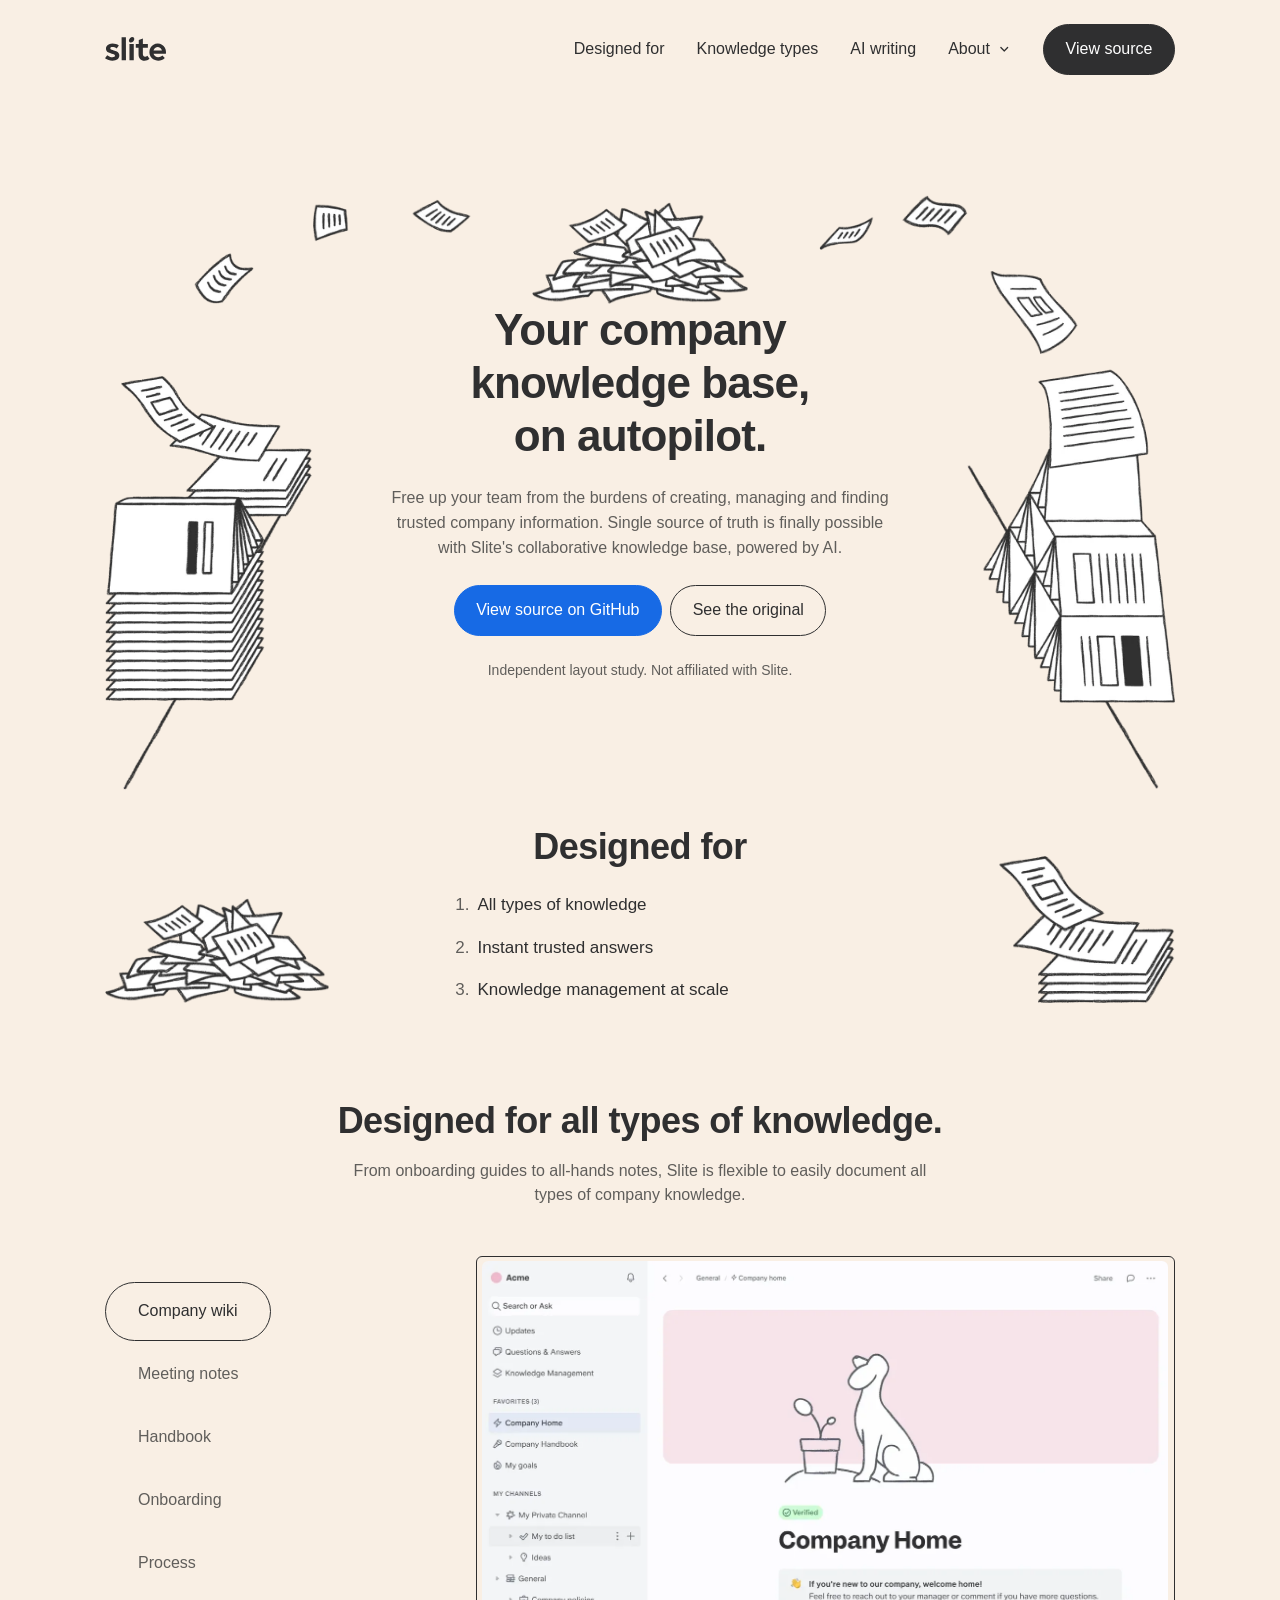
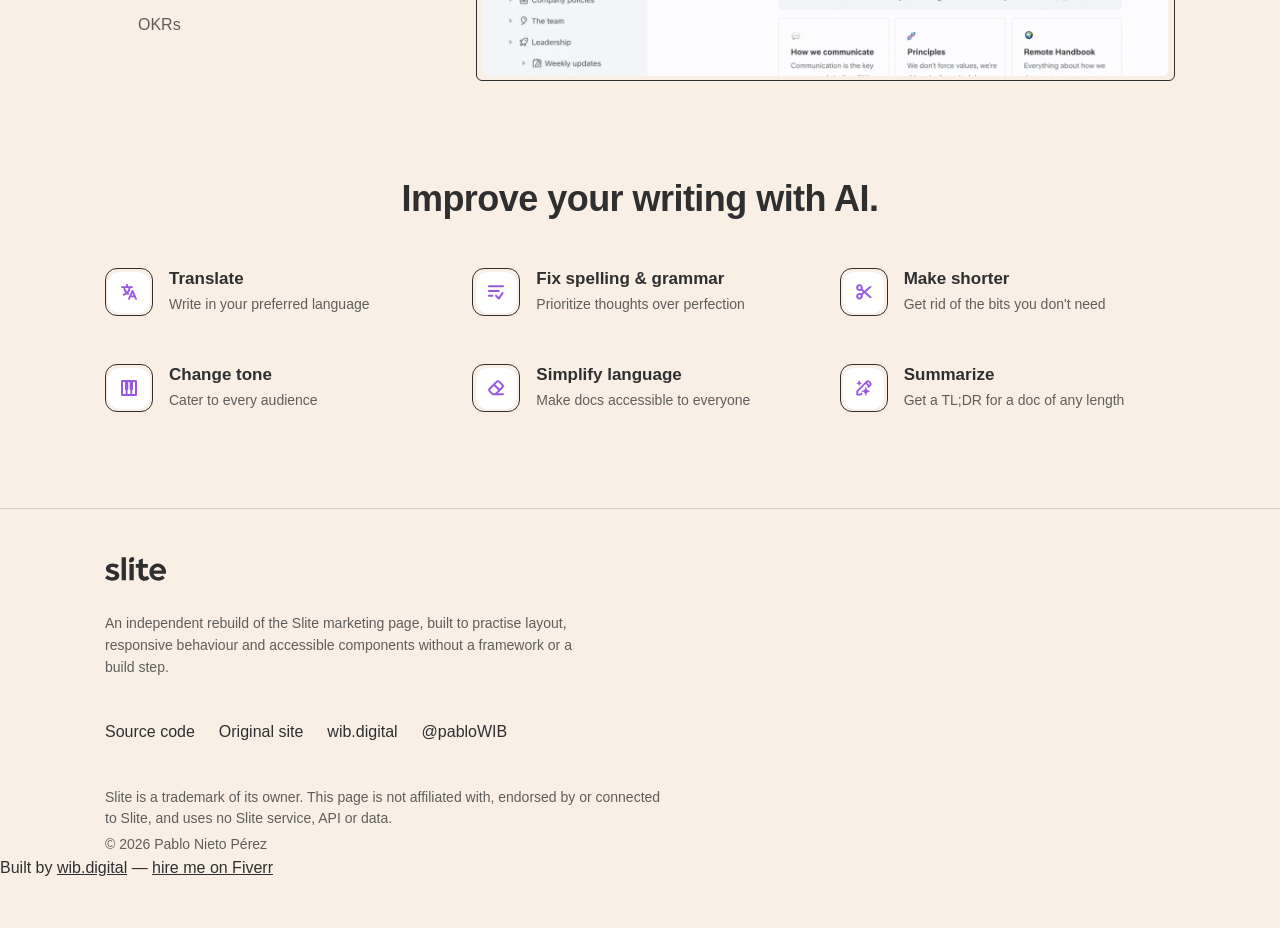
<file: index.html>
<!DOCTYPE html>
<html lang="en">
  <head>
    <meta charset="utf-8">
    <meta name="viewport" content="width=device-width, initial-scale=1">

    <title>WIB - Slite Landing</title>
    <link rel="icon" href="favicon.ico" sizes="any">
    <link rel="icon" type="image/svg+xml" href="favicon.svg">
    <link rel="icon" type="image/png" href="favicon-96x96.png" sizes="96x96">
    <link rel="apple-touch-icon" href="apple-touch-icon.png">
    <meta name="description" content="An independent rebuild of the Slite marketing page: static HTML, CSS and vanilla JavaScript, with a scroll-reactive header and a CSS-only tab gallery.">

    <link rel="canonical" href="https://pablowib.github.io/Slite-Clone-Landing/">
    <meta name="theme-color" content="#f9efe4">

    <meta property="og:type" content="website">
    <meta property="og:url" content="https://pablowib.github.io/Slite-Clone-Landing/">
    <meta property="og:title" content="Slite Clone Landing — front-end layout study in HTML/CSS">
    <meta property="og:description" content="An independent rebuild of the Slite marketing page: static HTML, CSS and vanilla JavaScript, with a scroll-reactive header and a CSS-only tab gallery.">
    <meta property="og:image" content="https://pablowib.github.io/Slite-Clone-Landing/assets/img/content/og-cover.png">
    <meta property="og:image:width" content="1200">
    <meta property="og:image:height" content="630">

    <link rel="stylesheet" href="assets/css/base.css">
    <link rel="stylesheet" href="assets/css/layout.css">
    <link rel="stylesheet" href="assets/css/components.css">

    <script src="assets/js/main.js" defer></script>
    <script type="application/ld+json">
    {
      "@context": "https://schema.org",
      "@type": "Person",
      "name": "Pablo Nieto Pérez",
      "url": "https://wib.digital",
      "jobTitle": "Web Designer and Developer",
      "sameAs": [
        "https://www.fiverr.com/pablonietop",
        "https://www.linkedin.com/in/pablo-nieto-perez-39a530292"
      ]
    }
    </script>
  </head>

  <body>
    <a class="skip-link" href="#main">Skip to content</a>

    <header class="site-header">
      <div class="site-header__inner container">
        <a class="site-header__logo" href="index.html">
          <img src="assets/img/logo/slite-logo.svg" width="61" height="24" alt="Slite">
        </a>

        <button class="burger" type="button" aria-expanded="false" aria-controls="primary-nav">
          <span class="burger__bar"></span>
          <span class="burger__bar"></span>
          <span class="burger__bar"></span>
          <span class="visually-hidden">Menu</span>
        </button>

        <nav class="site-nav" id="primary-nav" aria-label="Main">
          <ul class="site-nav__list">
            <li>
              <a class="site-nav__link" href="#designed-for">Designed for</a>
            </li>
            <li>
              <a class="site-nav__link" href="#knowledge">Knowledge types</a>
            </li>
            <li>
              <a class="site-nav__link" href="#ai-writing">AI writing</a>
            </li>
            <li>
              <div class="dropdown">
                <button class="dropdown__trigger" type="button" aria-expanded="false" aria-controls="about-menu">
                  About
                  <img class="dropdown__chevron" src="assets/img/icons/chevron-down.svg" width="13" height="12" alt="">
                </button>

                <div class="dropdown__panel" id="about-menu" hidden>
                  <a class="dropdown__link" href="https://github.com/pabloWIB/Slite-Clone-Landing">
                    <span class="dropdown__link-title">Source code</span>
                    <span class="dropdown__link-note">How this page is built, on GitHub</span>
                  </a>
                  <a class="dropdown__link" href="https://slite.com">
                    <span class="dropdown__link-title">Original site</span>
                    <span class="dropdown__link-note">The page this study reproduces</span>
                  </a>
                  <a class="dropdown__link" href="https://wib.digital">
                    <span class="dropdown__link-title">Author</span>
                    <span class="dropdown__link-note">More work by Pablo Nieto Pérez</span>
                  </a>
                </div>
              </div>
            </li>
          </ul>

          <a class="button button--primary site-nav__cta" href="https://github.com/pabloWIB/Slite-Clone-Landing">View source</a>
        </nav>
      </div>
    </header>

    <main class="site-main" id="main">
      <section class="hero container">
        <div class="collage" aria-hidden="true">
          <div class="collage__item collage__item--1">
            <img src="assets/img/content/stroke-diagonal.webp" width="219" height="371" alt="">
          </div>
          <div class="collage__item collage__item--2">
            <img src="assets/img/content/doc-stack-tall.webp" width="200" height="256" alt="">
          </div>
          <div class="collage__item collage__item--3">
            <img src="assets/img/content/doc-stack-flat.webp" width="161" height="87" alt="">
          </div>
          <div class="collage__item collage__item--4">
            <img src="assets/img/content/doc-sheet-curved.webp" width="141" height="62" alt="">
          </div>
          <div class="collage__item collage__item--5">
            <img src="assets/img/content/doc-sheet-boxed.webp" width="120" height="86" alt="">
          </div>
          <div class="collage__item collage__item--6">
            <img src="assets/img/content/doc-sheet-curled.webp" width="121" height="100" alt="">
          </div>
          <div class="collage__item collage__item--7">
            <img src="assets/img/content/doc-note-small.webp" width="76" height="77" alt="">
          </div>
          <div class="collage__item collage__item--8">
            <img src="assets/img/content/doc-sheet-wide.webp" width="69" height="53" alt="">
          </div>
          <div class="collage__item collage__item--9">
            <img src="assets/img/content/doc-pile-scattered.webp" width="242" height="114" alt="">
          </div>
          <div class="collage__item collage__item--10">
            <img src="assets/img/content/doc-sheet-thin.webp" width="78" height="46" alt="">
          </div>
          <div class="collage__item collage__item--11">
            <img src="assets/img/content/doc-sheet-wavy.webp" width="87" height="69" alt="">
          </div>
          <div class="collage__item collage__item--12">
            <img src="assets/img/content/doc-sheet-columns.webp" width="129" height="111" alt="">
          </div>
          <div class="collage__item collage__item--13">
            <img src="assets/img/content/doc-page-full.webp" width="144" height="129" alt="">
          </div>
          <div class="collage__item collage__item--14">
            <img src="assets/img/content/doc-booklet.webp" width="244" height="324" alt="">
          </div>
          <div class="collage__item collage__item--15">
            <img src="assets/img/content/stroke-diagonal.webp" width="219" height="371" alt="">
          </div>
        </div>

        <div class="hero__content">
          <h1>Your company knowledge base, on autopilot.</h1>

          <p class="hero__lede">
            Free up your team from the burdens of creating, managing and finding
            trusted company information. Single source of truth is finally
            possible with Slite's collaborative knowledge base, powered by AI.
          </p>

          <div class="hero__actions">
            <a class="button button--accent" href="https://github.com/pabloWIB/Slite-Clone-Landing">View source on GitHub</a>
            <a class="button button--secondary" href="https://slite.com">See the original</a>
          </div>

          <p class="hero__note">Independent layout study. Not affiliated with Slite.</p>
        </div>
      </section>

      <section class="themes container" id="designed-for">
        <img class="themes__figure" src="assets/img/content/doc-stack-topped.webp" width="378" height="370" alt="" loading="lazy">

        <h2 class="themes__title">Designed for</h2>

        <ol class="themes__list">
          <li class="themes__item">All types of knowledge</li>
          <li class="themes__item">Instant trusted answers</li>
          <li class="themes__item">Knowledge management at scale</li>
        </ol>

        <div class="themes__decoration" aria-hidden="true">
          <img src="assets/img/content/doc-pile-scattered.webp" width="242" height="114" alt="" loading="lazy">
          <img src="assets/img/content/doc-stack-topped.webp" width="378" height="370" alt="" loading="lazy">
        </div>
      </section>

      <section class="knowledge container" id="knowledge">
        <div class="section__head">
          <h2>Designed for all types of knowledge.</h2>
          <p>
            From onboarding guides to all-hands notes, Slite is flexible to
            easily document all types of company knowledge.
          </p>
        </div>

        <div class="tabs" role="group" aria-label="Knowledge types">
          <input class="tabs__input" type="radio" name="knowledge-type" id="tab-wiki" checked>
          <input class="tabs__input" type="radio" name="knowledge-type" id="tab-meetings">
          <input class="tabs__input" type="radio" name="knowledge-type" id="tab-handbook">
          <input class="tabs__input" type="radio" name="knowledge-type" id="tab-onboarding">
          <input class="tabs__input" type="radio" name="knowledge-type" id="tab-process">
          <input class="tabs__input" type="radio" name="knowledge-type" id="tab-okrs">

          <div class="tabs__list">
            <label class="tabs__label" for="tab-wiki">Company wiki</label>
            <label class="tabs__label" for="tab-meetings">Meeting notes</label>
            <label class="tabs__label" for="tab-handbook">Handbook</label>
            <label class="tabs__label" for="tab-onboarding">Onboarding</label>
            <label class="tabs__label" for="tab-process">Process</label>
            <label class="tabs__label" for="tab-okrs">OKRs</label>
          </div>

          <div class="tabs__panels">
            <div class="tabs__panel" data-panel="wiki">
              <img src="assets/img/content/knowledge-company-wiki.webp" width="1400" height="847" loading="lazy" decoding="async" alt="Slite workspace showing a verified Company Home document, with a sidebar of channels and cards linking to communication principles and the remote handbook.">
            </div>
            <div class="tabs__panel" data-panel="meetings">
              <img src="assets/img/content/knowledge-meeting-notes.webp" width="1400" height="847" loading="lazy" decoding="async" alt="Slite document titled Cycle A kick-off meeting, dated September 15th, with a takeaways section and two teammates editing it live.">
            </div>
            <div class="tabs__panel" data-panel="handbook">
              <img src="assets/img/content/knowledge-handbook.webp" width="1400" height="847" loading="lazy" decoding="async" alt="Slite document titled Employee Handbook, tagged with HR policies, compensation and mental health, opening on an all HR policies list.">
            </div>
            <div class="tabs__panel" data-panel="onboarding">
              <img src="assets/img/content/knowledge-onboarding.webp" width="1400" height="845" loading="lazy" decoding="async" alt="Slite document titled Onboarding list, with a welcome-aboard note for new joiners and an attached welcome starter pack file.">
            </div>
            <div class="tabs__panel" data-panel="process">
              <img src="assets/img/content/knowledge-process.webp" width="1400" height="845" loading="lazy" decoding="async" alt="Slite document titled Product Process, marked as verification requested, showing a process flow diagram of discovery and delivery steps.">
            </div>
            <div class="tabs__panel" data-panel="okrs">
              <img src="assets/img/content/knowledge-okrs.webp" width="1400" height="839" loading="lazy" decoding="async" alt="Slite document titled OKR 2023, with a key-results table showing progress figures, on-track and warning statuses, and assigned owners.">
            </div>
          </div>
        </div>
      </section>

      <section class="writing container" id="ai-writing">
        <h2>Improve your writing with AI.</h2>

        <ul class="writing__grid">
          <li class="feature">
            <span class="feature__icon">
              <span><img src="assets/img/icons/translate.svg" width="24" height="24" alt="" loading="lazy"></span>
            </span>
            <div class="feature__text">
              <h3>Translate</h3>
              <p>Write in your preferred language</p>
            </div>
          </li>

          <li class="feature">
            <span class="feature__icon">
              <span><img src="assets/img/icons/spellcheck.svg" width="24" height="22" alt="" loading="lazy"></span>
            </span>
            <div class="feature__text">
              <h3>Fix spelling &amp; grammar</h3>
              <p>Prioritize thoughts over perfection</p>
            </div>
          </li>

          <li class="feature">
            <span class="feature__icon">
              <span><img src="assets/img/icons/shorten.svg" width="24" height="24" alt="" loading="lazy"></span>
            </span>
            <div class="feature__text">
              <h3>Make shorter</h3>
              <p>Get rid of the bits you don't need</p>
            </div>
          </li>

          <li class="feature">
            <span class="feature__icon">
              <span><img src="assets/img/icons/tone.svg" width="24" height="24" alt="" loading="lazy"></span>
            </span>
            <div class="feature__text">
              <h3>Change tone</h3>
              <p>Cater to every audience</p>
            </div>
          </li>

          <li class="feature">
            <span class="feature__icon">
              <span><img src="assets/img/icons/simplify.svg" width="24" height="24" alt="" loading="lazy"></span>
            </span>
            <div class="feature__text">
              <h3>Simplify language</h3>
              <p>Make docs accessible to everyone</p>
            </div>
          </li>

          <li class="feature">
            <span class="feature__icon">
              <span><img src="assets/img/icons/summarize.svg" width="24" height="24" alt="" loading="lazy"></span>
            </span>
            <div class="feature__text">
              <h3>Summarize</h3>
              <p>Get a TL;DR for a doc of any length</p>
            </div>
          </li>
        </ul>
      </section>
    </main>

    <footer class="site-footer">
      <div class="site-footer__inner container">
        <img src="assets/img/logo/slite-logo.svg" width="61" height="24" alt="Slite" loading="lazy">

        <p class="site-footer__blurb">
          An independent rebuild of the Slite marketing page, built to practise
          layout, responsive behaviour and accessible components without a
          framework or a build step.
        </p>

        <div class="site-footer__links">
          <a class="site-footer__link" href="https://github.com/pabloWIB/Slite-Clone-Landing">Source code</a>
          <a class="site-footer__link" href="https://slite.com">Original site</a>
          <a class="site-footer__link" href="https://wib.digital">wib.digital</a>
          <a class="site-footer__link" href="https://github.com/pabloWIB">@pabloWIB</a>
        </div>

        <div class="site-footer__legal">
          <p>
            Slite is a trademark of its owner. This page is not affiliated with,
            endorsed by or connected to Slite, and uses no Slite service, API or
            data.
          </p>
          <p>&copy; 2026 Pablo Nieto Pérez</p>
        </div>
      </div>
      <p class="site-credit">
        Built by <a href="https://wib.digital" rel="noopener">wib.digital</a> —
        <a href="https://www.fiverr.com/pablonietop" rel="noopener">hire me on Fiverr</a>
      </p>
    </footer>
</body>
</html>
</file>
<file: assets/css/base.css>
/* ==========================================================================
   base.css — design tokens, reset, base typography, utilities
   ========================================================================== */

/* --------------------------------------------------------------------------
   Variables
   -------------------------------------------------------------------------- */

:root {
  /* Colour — derived from the palette already used by the page */
  --color-bg: #f9efe4;
  --color-surface: #ffffff;
  --color-ink: #2f2f30;
  --color-ink-strong: #141414;
  --color-ink-muted: #605e5b;
  --color-accent: #176ae5;
  --color-accent-strong: #1257bd;
  --color-border: #2f2f30;
  --color-border-soft: rgba(47, 47, 48, 0.18);

  /* Spacing scale — 4 / 8 / 16 / 24 / 32 / 48 / 64 / 96 */
  --space-1: 0.25rem;
  --space-2: 0.5rem;
  --space-3: 1rem;
  --space-4: 1.5rem;
  --space-5: 2rem;
  --space-6: 3rem;
  --space-7: 4rem;
  --space-8: 6rem;

  /* Type scale */
  --text-sm: 0.875rem;
  --text-base: 1rem;
  --text-lg: 1.0625rem;
  --text-xl: 1.375rem;
  --text-2xl: 1.75rem;
  --text-3xl: 2.25rem;

  --leading-tight: 1.2;
  --leading-normal: 1.55;

  --font-sans: -apple-system, BlinkMacSystemFont, "Segoe UI", Roboto,
    "Helvetica Neue", Arial, sans-serif;

  /* Radii */
  --radius-sm: 0.375rem;
  --radius-md: 0.75rem;
  --radius-pill: 62.5rem;

  /* Shadows */
  --shadow-raised: 0 0 1px rgba(47, 47, 48, 0.04),
    0 4px 12px 1px rgba(47, 47, 48, 0.08);
  --shadow-menu: 0 1px 3px 2px rgba(47, 47, 48, 0.1);

  /* Motion */
  --transition: 180ms ease;
  --transition-slow: 250ms ease;

  /* Layout */
  --container-max: 1070px;
  --container-width: 90%;
  --header-height: 4.5rem;
}

/* --------------------------------------------------------------------------
   Reset
   -------------------------------------------------------------------------- */

*,
*::before,
*::after {
  box-sizing: border-box;
}

* {
  margin: 0;
}

html {
  -webkit-text-size-adjust: 100%;
  scroll-behavior: smooth;
  scroll-padding-top: 6rem;
}

body {
  min-height: 100%;
  overflow-x: hidden;
}

img,
svg {
  display: block;
  max-width: 100%;
  height: auto;
}

button,
input,
select,
textarea {
  font: inherit;
  color: inherit;
}

button {
  background: none;
  border: none;
  cursor: pointer;
}

ul,
ol {
  list-style: none;
  padding: 0;
}

a {
  color: inherit;
}

summary::-webkit-details-marker {
  display: none;
}

summary {
  list-style: none;
  cursor: pointer;
}

/* --------------------------------------------------------------------------
   Base
   -------------------------------------------------------------------------- */

body {
  background-color: var(--color-bg);
  color: var(--color-ink);
  font-family: var(--font-sans);
  font-size: var(--text-base);
  line-height: var(--leading-normal);
  -webkit-font-smoothing: antialiased;
}

h1,
h2,
h3 {
  line-height: var(--leading-tight);
  font-weight: 700;
  text-wrap: balance;
}

h1 {
  font-size: var(--text-3xl);
  letter-spacing: -0.02em;
}

h2 {
  font-size: var(--text-2xl);
  letter-spacing: -0.015em;
}

h3 {
  font-size: var(--text-lg);
}

p {
  max-width: 68ch;
  text-wrap: pretty;
}

/* --------------------------------------------------------------------------
   Focus
   -------------------------------------------------------------------------- */

:focus-visible {
  outline: 2px solid var(--color-accent);
  outline-offset: 3px;
  border-radius: var(--radius-sm);
}

:focus:not(:focus-visible) {
  outline: none;
}

/* --------------------------------------------------------------------------
   Utilities
   -------------------------------------------------------------------------- */

.visually-hidden {
  position: absolute;
  width: 1px;
  height: 1px;
  padding: 0;
  margin: -1px;
  overflow: hidden;
  clip-path: inset(50%);
  white-space: nowrap;
  border: 0;
}

.skip-link {
  position: absolute;
  top: var(--space-2);
  left: var(--space-2);
  z-index: 200;
  display: inline-flex;
  align-items: center;
  min-height: 2.75rem;
  padding: var(--space-2) var(--space-3);
  background-color: var(--color-ink);
  color: var(--color-surface);
  border-radius: var(--radius-sm);
  text-decoration: none;
  transform: translateY(-200%);
  transition: transform var(--transition);
}

.skip-link:focus-visible {
  transform: translateY(0);
}

/* --------------------------------------------------------------------------
   Motion preferences
   -------------------------------------------------------------------------- */

@media (prefers-reduced-motion: reduce) {
  html {
    scroll-behavior: auto;
  }

  *,
  *::before,
  *::after {
    animation-duration: 0.01ms !important;
    animation-iteration-count: 1 !important;
    transition-duration: 0.01ms !important;
  }
}

/* --------------------------------------------------------------------------
   Media queries
   -------------------------------------------------------------------------- */

@media (min-width: 768px) {
  :root {
    --text-2xl: 2rem;
    --text-3xl: 2.5rem;
  }
}

@media (min-width: 1024px) {
  :root {
    --text-2xl: 2.25rem;
    --text-3xl: 2.75rem;
    --header-height: 6.5rem;
  }
}
</file>
<file: assets/css/layout.css>
/* ==========================================================================
   layout.css — container, site header, navigation, page sections, footer
   ========================================================================== */

/* --------------------------------------------------------------------------
   Container
   -------------------------------------------------------------------------- */

.container {
  width: var(--container-width);
  max-width: var(--container-max);
  margin-inline: auto;
}

/* --------------------------------------------------------------------------
   Site header
   -------------------------------------------------------------------------- */

.site-header {
  position: fixed;
  inset-block-start: 0;
  inset-inline: 0;
  z-index: 100;
  background-color: var(--color-bg);
  padding-block: var(--space-4);
  transition: padding var(--transition-slow), box-shadow var(--transition-slow);
}

.is-scrolled .site-header {
  padding-block: var(--space-3);
  box-shadow: var(--shadow-raised);
}

.is-menu-open {
  overflow: hidden;
}

.site-header__inner {
  display: flex;
  align-items: center;
  justify-content: space-between;
  gap: var(--space-4);
}

.site-header__logo {
  display: flex;
  align-items: center;
  min-height: 2.75rem;
  flex-shrink: 0;
  border-radius: var(--radius-sm);
}

.site-header__logo img {
  width: 3.825rem;
  height: auto;
}

/* --------------------------------------------------------------------------
   Burger
   -------------------------------------------------------------------------- */

.burger {
  display: flex;
  flex-direction: column;
  justify-content: center;
  gap: 0.28rem;
  width: 2.75rem;
  height: 2.75rem;
  align-items: flex-end;
  border-radius: var(--radius-sm);
}

.burger__bar {
  display: block;
  width: 1.35rem;
  height: 0.125rem;
  background-color: var(--color-ink);
  transition: transform var(--transition), opacity var(--transition);
}

.burger[aria-expanded="true"] .burger__bar:nth-child(1) {
  transform: translateY(0.405rem) rotate(45deg);
}

.burger[aria-expanded="true"] .burger__bar:nth-child(2) {
  opacity: 0;
}

.burger[aria-expanded="true"] .burger__bar:nth-child(3) {
  transform: translateY(-0.405rem) rotate(-45deg);
}

/* --------------------------------------------------------------------------
   Navigation — mobile panel by default
   -------------------------------------------------------------------------- */

.site-nav {
  position: fixed;
  inset-block-start: var(--header-height);
  inset-inline: 0;
  z-index: 99;
  max-height: calc(100vh - var(--header-height));
  overflow-y: auto;
  padding: var(--space-3) 0 var(--space-6);
  background-color: var(--color-bg);
  box-shadow: var(--shadow-raised);
  visibility: hidden;
  opacity: 0;
  transform: translateY(-0.75rem);
  transition: opacity var(--transition-slow), transform var(--transition-slow),
    visibility var(--transition-slow);
}

.site-nav.is-open {
  visibility: visible;
  opacity: 1;
  transform: translateY(0);
}

.site-nav__list {
  width: var(--container-width);
  max-width: var(--container-max);
  margin-inline: auto;
  display: flex;
  flex-direction: column;
}

.site-nav__cta {
  width: var(--container-width);
  max-width: var(--container-max);
  margin-block-start: var(--space-4);
  margin-inline: auto;
  justify-content: center;
}

/* --------------------------------------------------------------------------
   Page sections
   -------------------------------------------------------------------------- */

.site-main {
  display: flex;
  flex-direction: column;
  gap: var(--space-7);
  padding-block-start: calc(var(--header-height) + var(--space-6));
  padding-block-end: var(--space-7);
}

.section__head {
  display: flex;
  flex-direction: column;
  align-items: center;
  gap: var(--space-3);
  text-align: center;
}

.section__head p {
  color: var(--color-ink-muted);
}

/* --------------------------------------------------------------------------
   Hero
   -------------------------------------------------------------------------- */

.hero {
  position: relative;
}

.hero__content {
  display: flex;
  flex-direction: column;
  align-items: center;
  gap: var(--space-4);
  text-align: center;
}

.hero__lede {
  color: var(--color-ink-muted);
  max-width: 58ch;
}

.hero__actions {
  display: flex;
  flex-wrap: wrap;
  justify-content: center;
  gap: var(--space-2);
}

.hero__note {
  font-size: var(--text-sm);
  color: var(--color-ink-muted);
}

/* --------------------------------------------------------------------------
   Themes list ("Designed for")
   -------------------------------------------------------------------------- */

.themes {
  position: relative;
  display: flex;
  flex-direction: column;
  align-items: center;
  gap: var(--space-4);
}

.themes__figure {
  width: 100%;
  max-width: 10rem;
}

.themes__list {
  display: flex;
  flex-direction: column;
  gap: var(--space-3);
  counter-reset: theme;
}

.themes__item {
  display: flex;
  gap: var(--space-2);
  font-size: var(--text-lg);
  counter-increment: theme;
}

.themes__item::before {
  content: counter(theme) ".";
  color: var(--color-ink-muted);
  font-variant-numeric: tabular-nums;
}

.themes__decoration {
  display: none;
}

/* --------------------------------------------------------------------------
   Knowledge section
   -------------------------------------------------------------------------- */

.knowledge {
  display: flex;
  flex-direction: column;
  gap: var(--space-5);
}

/* --------------------------------------------------------------------------
   Writing section
   -------------------------------------------------------------------------- */

.writing {
  display: flex;
  flex-direction: column;
  align-items: center;
  gap: var(--space-6);
}

.writing__grid {
  display: grid;
  gap: var(--space-6);
  width: 100%;
}

/* --------------------------------------------------------------------------
   Footer
   -------------------------------------------------------------------------- */

.site-footer {
  border-block-start: 1px solid var(--color-border-soft);
  padding-block: var(--space-6);
}

.site-footer__inner {
  display: flex;
  flex-direction: column;
  gap: var(--space-4);
}

.site-footer__blurb {
  color: var(--color-ink-muted);
  font-size: var(--text-sm);
  max-width: 60ch;
}

.site-footer__links {
  display: flex;
  flex-wrap: wrap;
  gap: var(--space-2) var(--space-4);
}

.site-footer__link {
  display: inline-flex;
  align-items: center;
  min-height: 2.75rem;
  text-decoration: none;
  border-block-end: 1px solid transparent;
  transition: border-color var(--transition), color var(--transition);
}

.site-footer__link:hover {
  border-block-end-color: var(--color-ink);
}

.site-footer__link:active {
  color: var(--color-ink-strong);
}

.site-footer__legal {
  display: flex;
  flex-direction: column;
  gap: var(--space-1);
  font-size: var(--text-sm);
  color: var(--color-ink-muted);
}

.site-footer__legal p {
  max-width: 72ch;
}

/* --------------------------------------------------------------------------
   Error page
   -------------------------------------------------------------------------- */

.error-page {
  display: flex;
  flex-direction: column;
  align-items: center;
  justify-content: center;
  gap: var(--space-4);
  text-align: center;
  min-height: 60vh;
  padding-block: var(--space-8) var(--space-7);
}

.error-page__code {
  font-size: var(--text-lg);
  font-weight: 700;
  letter-spacing: 0.08em;
  color: var(--color-ink-muted);
}

.error-page p {
  color: var(--color-ink-muted);
}

/* --------------------------------------------------------------------------
   Media queries
   -------------------------------------------------------------------------- */

@media (min-width: 480px) {
  .site-nav__cta {
    width: auto;
    margin-inline-start: 5%;
  }
}

@media (min-width: 768px) {
  .site-main {
    gap: var(--space-8);
  }

  .writing__grid {
    grid-template-columns: repeat(2, 1fr);
    gap: var(--space-6) var(--space-5);
  }
}

@media (min-width: 1024px) {
  .site-header__inner {
    gap: var(--space-5);
  }

  .burger {
    display: none;
  }

  .site-nav {
    position: static;
    z-index: auto;
    display: flex;
    align-items: center;
    gap: var(--space-5);
    max-height: none;
    overflow: visible;
    padding: 0;
    background: none;
    box-shadow: none;
    visibility: visible;
    opacity: 1;
    transform: none;
  }

  .site-nav__list {
    width: auto;
    max-width: none;
    margin: 0;
    flex-direction: row;
    align-items: center;
    gap: var(--space-5);
  }

  .site-nav__cta {
    width: auto;
    margin: 0;
  }

  .site-main {
    padding-block-start: 0;
    padding-block-end: var(--space-8);
  }

  .hero {
    padding-block-start: 19rem;
  }

  /* Keep the headline inside the clear centre of the collage */
  .hero__content h1 {
    max-width: 26rem;
  }

  .hero__lede {
    max-width: 32rem;
  }

  .themes {
    margin-block-start: var(--space-6);
  }

  .themes__figure {
    display: none;
  }

  .themes__list {
    align-self: center;
    margin-inline-start: -6rem;
  }

  .themes__title,
  .themes__list {
    position: relative;
    z-index: 1;
  }

  .themes__decoration {
    display: block;
    position: absolute;
    inset: 0;
    z-index: 0;
    pointer-events: none;
  }

  .themes__decoration img {
    position: absolute;
    inset-block-end: 0;
    width: 100%;
  }

  .themes__decoration img:first-child {
    inset-inline-start: 0;
    max-width: 14rem;
  }

  .themes__decoration img:last-child {
    inset-inline-end: 0;
    max-width: 11rem;
  }

  .knowledge {
    gap: var(--space-6);
  }

  .writing__grid {
    grid-template-columns: repeat(3, 1fr);
  }

  .site-footer__inner {
    gap: var(--space-5);
  }
}

@media (min-width: 1440px) {
  .site-main {
    gap: 7rem;
  }
}
</file>
<file: assets/css/components.css>
/* ==========================================================================
   components.css — buttons, links, dropdown, collage, tabs, feature cards
   ========================================================================== */

/* --------------------------------------------------------------------------
   Buttons
   -------------------------------------------------------------------------- */

.button {
  display: inline-flex;
  align-items: center;
  justify-content: center;
  min-height: 2.75rem;
  padding: 0.75rem 1.35rem;
  border: 1px solid var(--color-border);
  border-radius: var(--radius-pill);
  font-size: var(--text-base);
  text-align: center;
  text-decoration: none;
  transition: background-color var(--transition), color var(--transition),
    border-color var(--transition), transform var(--transition);
}

.button--primary {
  background-color: var(--color-ink);
  color: var(--color-surface);
}

.button--primary:hover {
  background-color: var(--color-ink-strong);
  border-color: var(--color-ink-strong);
}

.button--secondary {
  background-color: transparent;
  color: var(--color-ink);
}

.button--secondary:hover {
  background-color: var(--color-ink);
  color: var(--color-surface);
}

.button--accent {
  background-color: var(--color-accent);
  border-color: var(--color-accent);
  color: var(--color-surface);
}

.button--accent:hover {
  background-color: var(--color-accent-strong);
  border-color: var(--color-accent-strong);
}

.button:active {
  transform: translateY(1px);
}

.button:disabled,
.button[aria-disabled="true"] {
  opacity: 0.55;
  cursor: not-allowed;
  transform: none;
}

/* --------------------------------------------------------------------------
   Navigation links
   -------------------------------------------------------------------------- */

.site-nav__link,
.dropdown__trigger {
  display: flex;
  align-items: center;
  gap: var(--space-2);
  min-height: 2.75rem;
  padding: 0;
  color: var(--color-ink);
  text-decoration: none;
  transition: color var(--transition);
}

.site-nav__link:hover,
.dropdown__trigger:hover {
  color: var(--color-ink-muted);
}

.site-nav__link:active,
.dropdown__trigger:active {
  color: var(--color-ink-strong);
}

/* --------------------------------------------------------------------------
   Dropdown
   -------------------------------------------------------------------------- */

.dropdown {
  position: relative;
}

.dropdown__chevron {
  width: 0.8125rem;
  height: 0.75rem;
  transition: transform var(--transition);
}

.dropdown__trigger[aria-expanded="true"] .dropdown__chevron {
  transform: rotate(180deg);
}

.dropdown__panel {
  flex-direction: column;
  gap: var(--space-4);
  margin: var(--space-2) 0 var(--space-3) var(--space-3);
  padding-inline-start: var(--space-3);
  border-inline-start: 1px solid var(--color-border-soft);
}

.dropdown__panel:not([hidden]) {
  display: flex;
}

.dropdown__link {
  display: flex;
  flex-direction: column;
  gap: var(--space-1);
  min-height: 2.75rem;
  justify-content: center;
  text-decoration: none;
  transition: transform var(--transition), color var(--transition);
}

.dropdown__link-note {
  font-size: var(--text-sm);
  line-height: var(--leading-normal);
  color: var(--color-ink-muted);
}

.dropdown__link:hover .dropdown__link-title {
  color: var(--color-ink-strong);
}

/* --------------------------------------------------------------------------
   Hero collage
   -------------------------------------------------------------------------- */

.collage {
  display: none;
}

/* --------------------------------------------------------------------------
   Tabs — CSS-only, driven by a radio group
   -------------------------------------------------------------------------- */

.tabs {
  display: flex;
  flex-direction: column;
  gap: var(--space-4);
}

.tabs__input {
  position: absolute;
  width: 1px;
  height: 1px;
  overflow: hidden;
  clip-path: inset(50%);
  white-space: nowrap;
}

.tabs__list {
  display: flex;
  flex-wrap: wrap;
  justify-content: center;
  gap: var(--space-1);
}

.tabs__label {
  display: inline-flex;
  align-items: center;
  justify-content: center;
  min-height: 2.75rem;
  padding: 0.75rem 1.15rem;
  border: 1px solid transparent;
  border-radius: var(--radius-pill);
  color: var(--color-ink-muted);
  cursor: pointer;
  transition: color var(--transition), border-color var(--transition),
    background-color var(--transition);
}

.tabs__label:hover {
  color: var(--color-ink);
  background-color: rgba(47, 47, 48, 0.05);
}

.tabs__label:active {
  background-color: rgba(47, 47, 48, 0.1);
}

.tabs__panels {
  width: 100%;
  padding: 0.25rem 0.35rem;
  border: 1px solid var(--color-border);
  border-radius: var(--radius-sm);
}

.tabs__panel {
  display: none;
}

.tabs__panel img {
  width: 100%;
  border-radius: var(--radius-sm);
}

#tab-wiki:checked ~ .tabs__list [for="tab-wiki"],
#tab-meetings:checked ~ .tabs__list [for="tab-meetings"],
#tab-handbook:checked ~ .tabs__list [for="tab-handbook"],
#tab-onboarding:checked ~ .tabs__list [for="tab-onboarding"],
#tab-process:checked ~ .tabs__list [for="tab-process"],
#tab-okrs:checked ~ .tabs__list [for="tab-okrs"] {
  border-color: var(--color-border);
  color: var(--color-ink);
}

#tab-wiki:focus-visible ~ .tabs__list [for="tab-wiki"],
#tab-meetings:focus-visible ~ .tabs__list [for="tab-meetings"],
#tab-handbook:focus-visible ~ .tabs__list [for="tab-handbook"],
#tab-onboarding:focus-visible ~ .tabs__list [for="tab-onboarding"],
#tab-process:focus-visible ~ .tabs__list [for="tab-process"],
#tab-okrs:focus-visible ~ .tabs__list [for="tab-okrs"] {
  outline: 2px solid var(--color-accent);
  outline-offset: 3px;
}

#tab-wiki:checked ~ .tabs__panels [data-panel="wiki"],
#tab-meetings:checked ~ .tabs__panels [data-panel="meetings"],
#tab-handbook:checked ~ .tabs__panels [data-panel="handbook"],
#tab-onboarding:checked ~ .tabs__panels [data-panel="onboarding"],
#tab-process:checked ~ .tabs__panels [data-panel="process"],
#tab-okrs:checked ~ .tabs__panels [data-panel="okrs"] {
  display: block;
}

/* --------------------------------------------------------------------------
   Feature cards
   -------------------------------------------------------------------------- */

.feature {
  display: flex;
  flex-direction: column;
  align-items: center;
  gap: var(--space-3);
  text-align: center;
}

.feature__icon {
  display: grid;
  place-items: center;
  flex-shrink: 0;
  width: 3rem;
  height: 3rem;
  border: 1px solid var(--color-border);
  border-radius: var(--radius-md);
}

.feature__icon span {
  display: grid;
  place-items: center;
  width: 90%;
  height: 90%;
  background-color: var(--color-surface);
  border-radius: var(--radius-md);
}

.feature__icon img {
  width: 1rem;
  height: auto;
}

.feature__text {
  display: flex;
  flex-direction: column;
  gap: var(--space-1);
}

.feature__text p {
  font-size: var(--text-sm);
  color: var(--color-ink-muted);
}

/* --------------------------------------------------------------------------
   Media queries
   -------------------------------------------------------------------------- */

@media (min-width: 1024px) {
  .dropdown__panel {
    position: absolute;
    inset-block-start: calc(100% + var(--space-2));
    inset-inline-start: -1.0625rem;
    z-index: 10;
    width: 14.875rem;
    gap: var(--space-3);
    margin: 0;
    padding: var(--space-4) var(--space-3);
    background-color: var(--color-surface);
    border: none;
    border-radius: var(--radius-sm);
    box-shadow: var(--shadow-menu);
  }

  .dropdown__link:hover {
    transform: translateX(0.75rem);
  }

  .tabs {
    flex-direction: row;
    align-items: center;
    justify-content: space-between;
    gap: var(--space-5);
  }

  .tabs__list {
    flex-direction: column;
    align-items: flex-start;
    flex-shrink: 0;
  }

  .tabs__label {
    padding: 1rem 2rem;
  }

  .tabs__panels {
    max-width: 43.7rem;
  }

  .feature {
    flex-direction: row;
    align-items: center;
    text-align: start;
  }

  /* ---- Hero collage ---------------------------------------------------- */

  .collage {
    display: block;
    position: relative;
    width: 100%;
  }

  .collage__item {
    position: absolute;
    width: 100%;
    transition: transform var(--transition-slow);
  }

  .collage__item img {
    width: 100%;
  }

  .collage__item--1 {
    max-width: 12rem;
    inset-inline-start: 1rem;
    inset-block-start: 10rem;
    transform: rotate(60deg);
  }

  .collage__item--2 {
    z-index: 3;
    max-width: 10rem;
    inset-block-start: 12rem;
  }

  .collage__item--3 {
    z-index: 2;
    max-width: 8rem;
    inset-block-start: 9rem;
    inset-inline-start: 5rem;
  }

  .collage__item--4 {
    z-index: 2;
    max-width: 7rem;
    inset-block-start: 6.8rem;
    inset-inline-start: 4rem;
  }

  .collage__item--5 {
    z-index: 4;
    max-width: 5.85rem;
    inset-block-start: 4.5rem;
    inset-inline-start: 1rem;
  }

  .collage__item--6 {
    z-index: 2;
    max-width: 5.85rem;
    inset-block-start: -4rem;
    inset-inline-start: 4rem;
  }

  .collage__item--7 {
    z-index: 2;
    max-width: 4rem;
    inset-block-start: -7rem;
    inset-inline-start: 12rem;
  }

  .collage__item--8 {
    z-index: 1;
    max-width: 4rem;
    inset-block-start: -7rem;
    inset-inline-start: 19rem;
  }

  .collage__item--9 {
    max-width: 13.5rem;
    inset-inline: 0;
    inset-block-end: 0;
    margin-inline: auto;
  }

  .collage__item--10 {
    max-width: 4rem;
    inset-inline-end: 18.5rem;
    inset-block-start: -5.5rem;
  }

  .collage__item--11 {
    max-width: 5rem;
    inset-inline-end: 12.5rem;
    inset-block-start: -7.5rem;
  }

  .collage__item--12 {
    z-index: 4;
    max-width: 7.15rem;
    inset-inline-end: 5.5rem;
    inset-block-start: -2.5rem;
  }

  .collage__item--13 {
    z-index: 3;
    max-width: 7.15rem;
    inset-inline-end: 1.55rem;
    inset-block-start: 4rem;
  }

  .collage__item--14 {
    z-index: 2;
    max-width: 12rem;
    inset-inline-end: 0;
    inset-block-start: 9rem;
  }

  .collage__item--15 {
    z-index: 1;
    max-width: 12rem;
    inset-inline-end: 1rem;
    inset-block-start: 10rem;
  }

  /* Scroll state — the sheets drift apart */

  .is-scrolled .collage__item--4,
  .is-scrolled .collage__item--5 {
    transform: translate(1.65rem, 1.65rem);
  }

  .is-scrolled .collage__item--6 {
    transform: translate(1.65rem, 2.65rem);
  }

  .is-scrolled .collage__item--7,
  .is-scrolled .collage__item--8 {
    transform: translate(-1.65rem, 2.65rem);
  }

  .is-scrolled .collage__item--10,
  .is-scrolled .collage__item--11,
  .is-scrolled .collage__item--12 {
    transform: translate(1.2rem, 3.2rem);
  }

  .is-scrolled .collage__item--13 {
    transform: translateY(3.2rem);
  }
}
</file>
